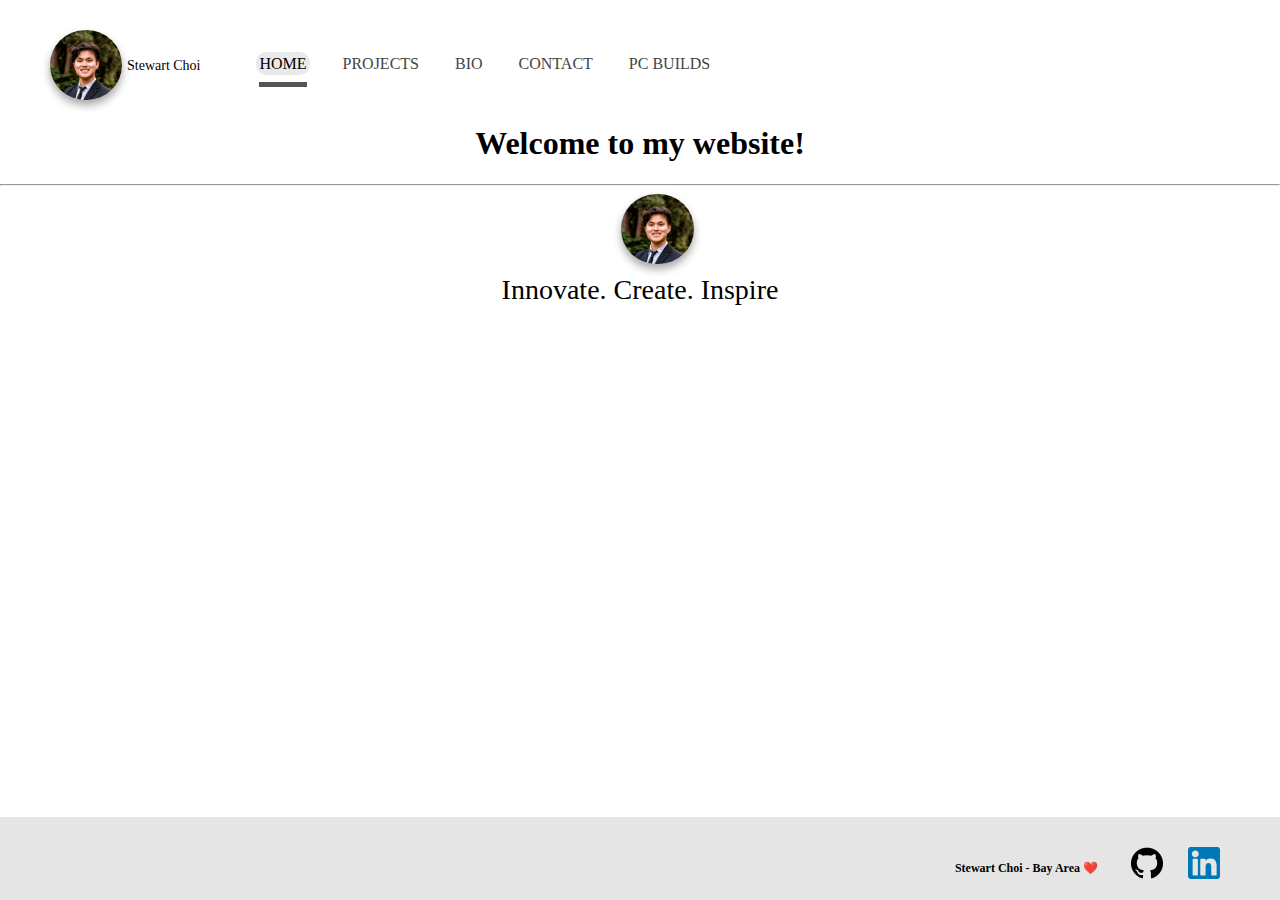
<file: index.html>
<html>
    <link rel="stylesheet" href="../css/styles.css">
    <script defer src="backend.js"></script>
<head>
    <link rel="icon" type="image/png" href="../image/GradPhoto.jpg"/>

    <title>Stewart Choi</title>
</head>
<nav class="navBar">
    <a href="./index.html" class="logoDiv"> 
        <img src="../image/GradPhoto.jpg" alt="Graduation Photo logo">
        <svg width="75" height="60" xmlns="http://www.w3.org/2000/svg">
        <g>
            <text xml:space="preserve" text-anchor="start" font-family="'Markazi Text'" font-size="14" id="svg_6" y="30" x="1" stroke-dasharray="2,2" >Stewart Choi</text>
        </g>
        </svg>        
    </a>
    <ul class="navUl">
        <li><a class="navBarElement" href="./index.html">Home</a></li>
        <li><a class="navBarElement" href="./projectpage.html">Projects</a></li>
        <li><a class="navBarElement" href="./biopage.html">Bio</a></li>
        <li><a class="navBarElement" href="./contact.html">Contact</a></li>
        <li><a class="navBarElement" href="./pcbuilds.html">PC Builds</a></li>
    </ul>
</nav>


<body>
    <header>

    </header>   
<section>
    <h1>Welcome to my website!</h1>
    <hr>

    <div class="introDiv">
        <img class="homepageImage" src="../image/GradPhoto.jpg" alt="Graduation Photo logo">
        <p class="introText">Innovate. Create. Inspire</p>

    </div>

</section>
<button onclick="topFunction()" id="topBtn" title="Go to top">⬆️</button>

<footer>
    <div class="footerDiv">
        <p class="footerText">Stewart Choi - Bay Area ❤️</p>
        <a href="https://github.com/Timberland9x" target="_blank"><img id="footerSocialIcon" src = "../image/GitHubIcon.png" alt="GitHubIcon"/></a>
        <a href="https://www.linkedin.com/in/stewartchoi/" target="_blank"><img id="footerSocialIcon"  src = "../image/LinkdinIcon.png" alt="LinkdinIcon.png"/></a>
    </div>
</footer>
</body>
</file>
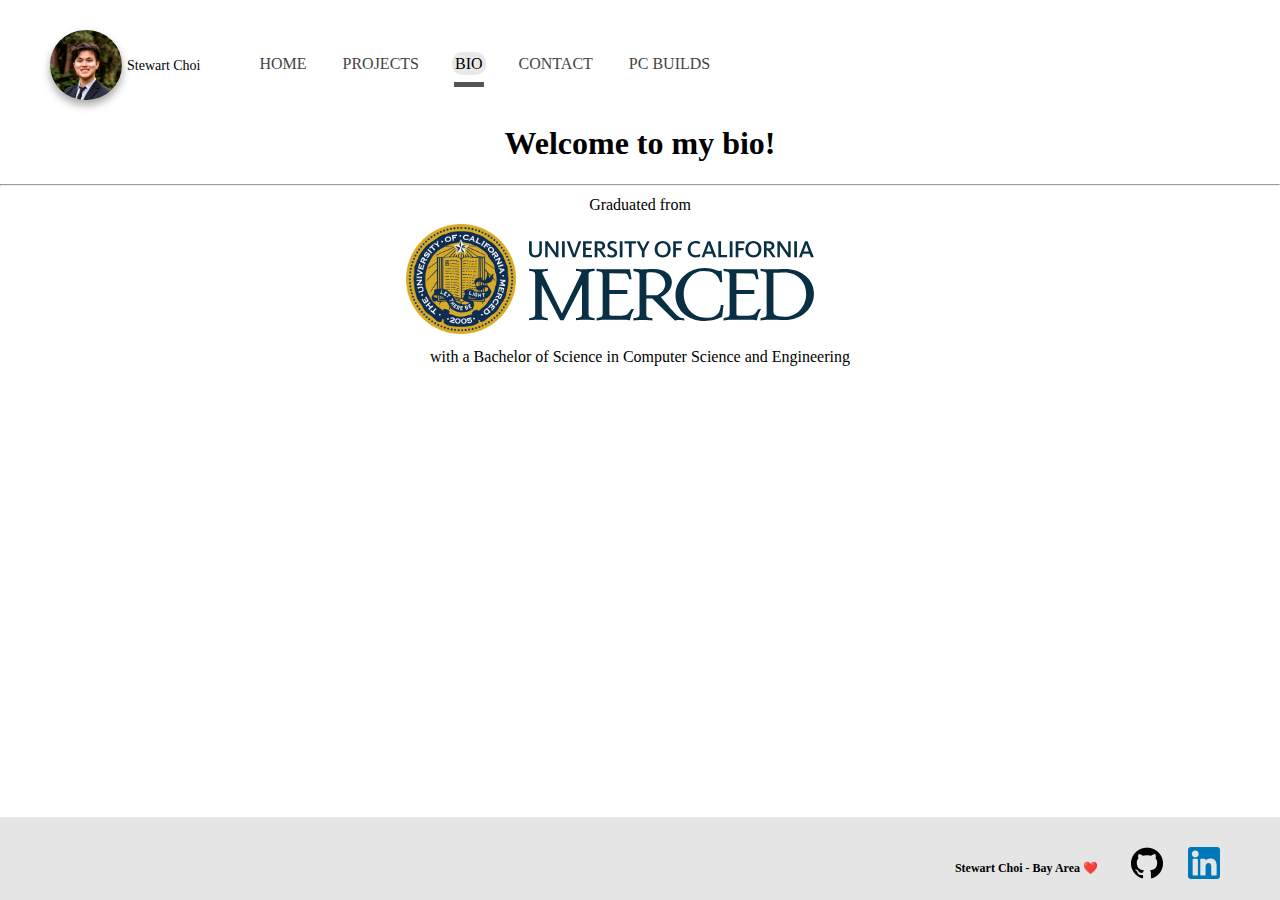
<file: biopage.html>
<html>
    <link rel="stylesheet" href="../css/styles.css">
    <script defer src="backend.js"></script>
<head>
    <link rel="icon" type="image/png" href="../image/GradPhoto.jpg"/>

    <title>Stewart Choi</title>
</head>
<nav class="navBar">
    <a href="./index.html" class="logoDiv"> 
        <img src="../image/GradPhoto.jpg" alt="Graduation Photo logo">
        <svg width="75" height="60" xmlns="http://www.w3.org/2000/svg">
        <g>
            <text xml:space="preserve" text-anchor="start" font-family="'Markazi Text'" font-size="14" id="svg_6" y="30" x="1" stroke-dasharray="2,2" >Stewart Choi</text>
        </g>
        </svg>        
    </a>
    <ul class="navUl">
        <li><a class="navBarElement" href="./index.html">Home</a></li>
        <li><a class="navBarElement" href="./projectpage.html">Projects</a></li>
        <li><a class="navBarElement" href="./biopage.html">Bio</a></li>
        <li><a class="navBarElement" href="./contact.html">Contact</a></li>
        <li><a class="navBarElement" href="./pcbuilds.html">PC Builds</a></li>
    </ul>
</nav>

<body>
    <header>

    </header>  
    <section><h1>Welcome to my bio!</h1>
        <hr>

        <p>Graduated from
        </p>
        <img id="UCM_Seal" src = "../image/UC_Merced_Seal.png" alt="UC Merced Logo"/>
        <img id="UCM_Logo"src = "../image/UC_Merced_logo.svg" alt="UC Merced Logo Text"/>
        <p>with a Bachelor of Science in 
            Computer Science and Engineering
        </p>
    </section>


    <button onclick="topFunction()" id="topBtn" title="Go to top">⬆️</button>

    <footer>
        <div class="footerDiv">
            <p class="footerText">Stewart Choi - Bay Area ❤️</p>
            <a href="https://github.com/Timberland9x" target="_blank"><img id="footerSocialIcon" src = "../image/GitHubIcon.png" alt="GitHubIcon"/></a>
            <a href="https://www.linkedin.com/in/stewartchoi/" target="_blank"><img id="footerSocialIcon"  src = "../image/LinkdinIcon.png" alt="LinkdinIcon.png"/></a>
        </div>
    </footer>
</body>
</file>
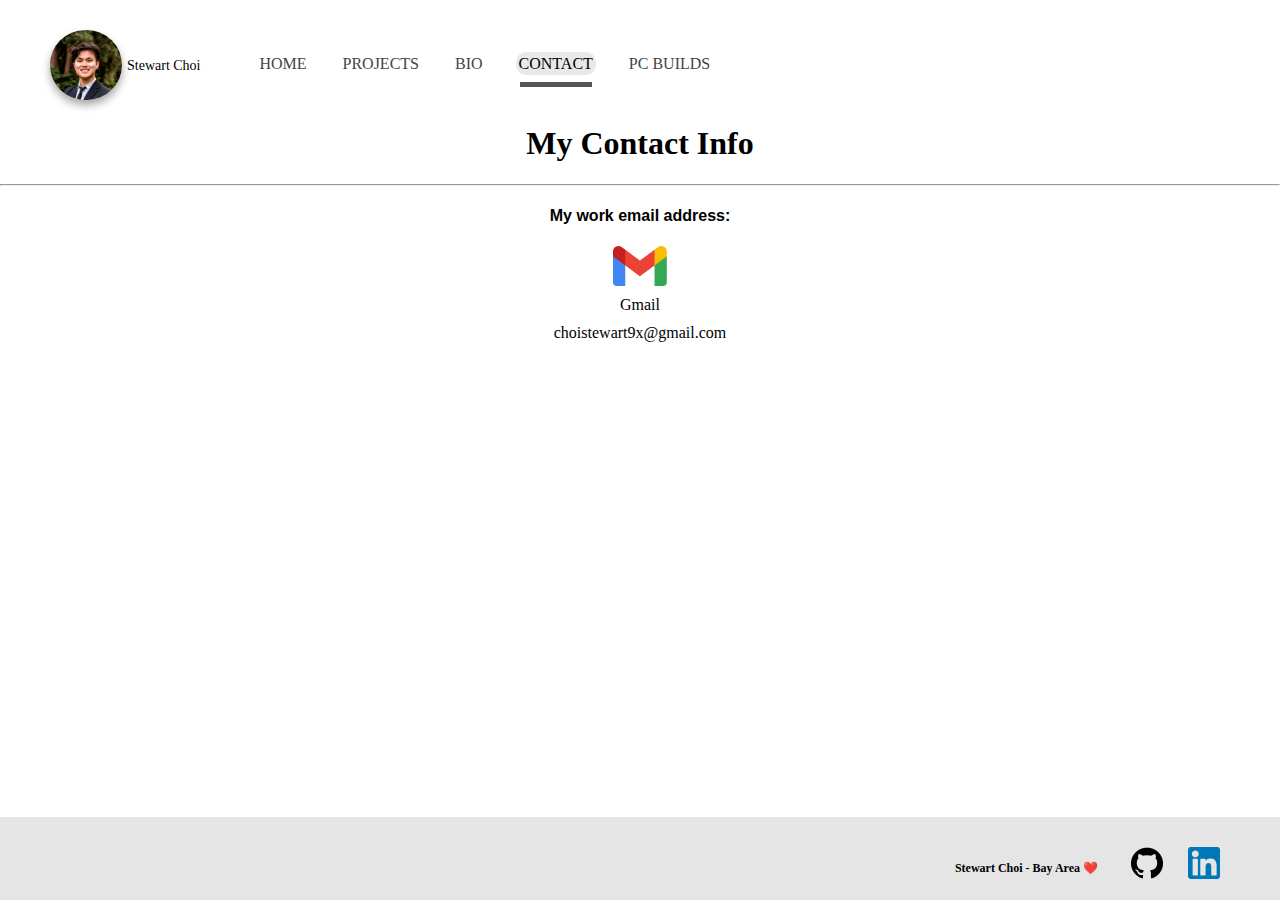
<file: contact.html>
<html>
    <link rel="stylesheet" href="../css/styles.css">
    <script defer src="backend.js"></script>
<head>
    <link rel="icon" type="image/png" href="../image/GradPhoto.jpg"/>

    <title>Stewart Choi</title>
</head>
<nav class="navBar">
    <a href="./index.html" class="logoDiv"> 
        <img src="../image/GradPhoto.jpg" alt="Graduation Photo logo">
        <svg width="75" height="60" xmlns="http://www.w3.org/2000/svg">
        <g>
            <text xml:space="preserve" text-anchor="start" font-family="'Markazi Text'" font-size="14" id="svg_6" y="30" x="1" stroke-dasharray="2,2" >Stewart Choi</text>
        </g>
        </svg>        
    </a>
    <ul class="navUl">
        <li><a class="navBarElement" href="./index.html">Home</a></li>
        <li><a class="navBarElement" href="./projectpage.html">Projects</a></li>
        <li><a class="navBarElement" href="./biopage.html">Bio</a></li>
        <li><a class="navBarElement" href="./contact.html">Contact</a></li>
        <li><a class="navBarElement" href="./pcbuilds.html">PC Builds</a></li>
    </ul>
</nav>   

<body>
    <header>

    </header>  

    <section><h1>My Contact Info</h1>
<hr>
        <h4>My work email address: </h4>
    <div class="gmailDiv">
        <img id="Gmail_Logo"src = "../image/Gmail_Logo.png" alt="Gmail Logo"/>
        <p>Gmail</p>
    </div>

        <p>choistewart9x@gmail.com</p>
</section>
<button onclick="topFunction()" id="topBtn" title="Go to top">⬆️</button>

    <footer>
        <div class="footerDiv">
            <p class="footerText">Stewart Choi - Bay Area ❤️</p>
            <a href="https://github.com/Timberland9x" target="_blank"><img id="footerSocialIcon" src = "../image/GitHubIcon.png" alt="GitHubIcon"/></a>
            <a href="https://www.linkedin.com/in/stewartchoi/" target="_blank"><img id="footerSocialIcon"  src = "../image/LinkdinIcon.png" alt="LinkdinIcon.png"/></a>
        </div>
    </footer>
</body>
</file>
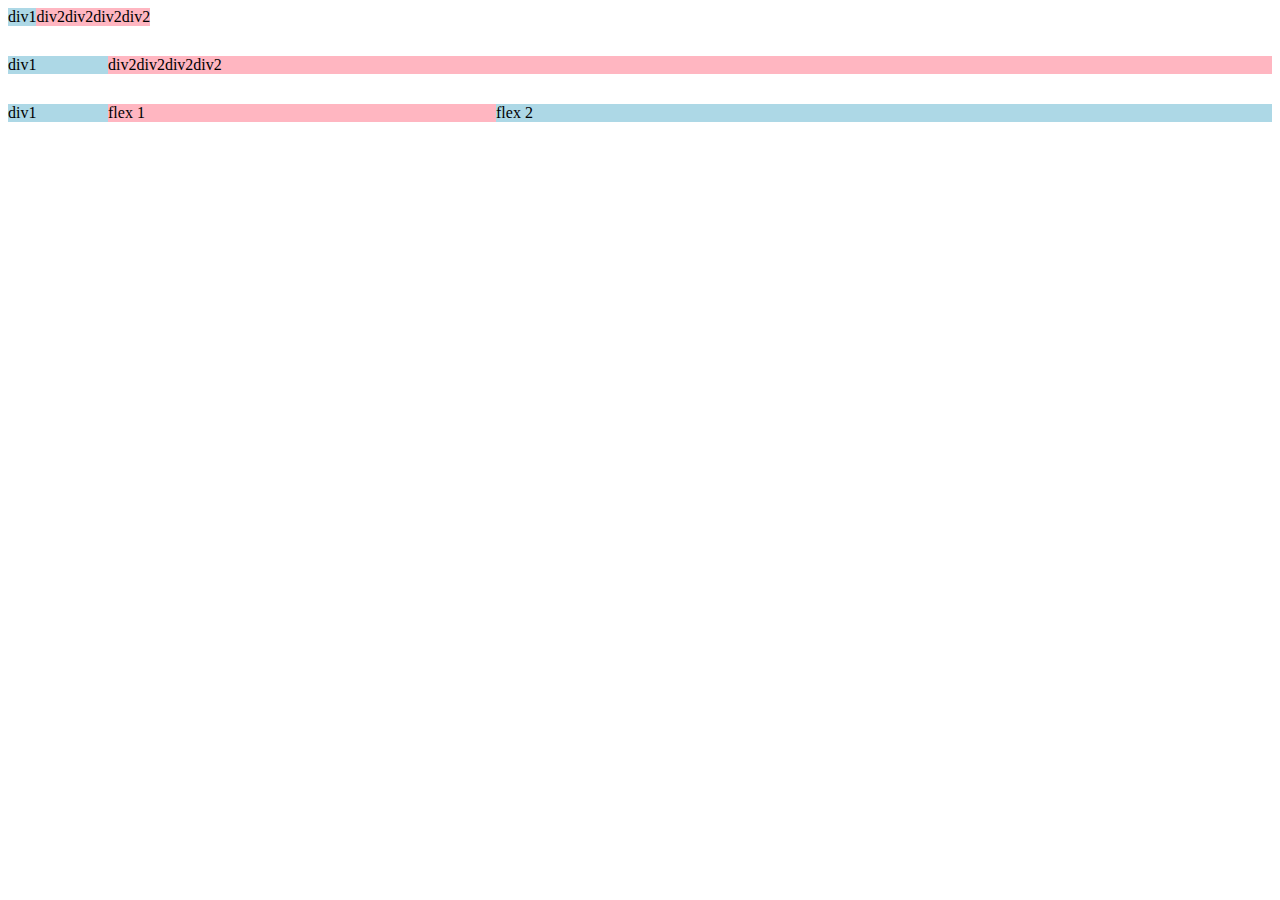
<file: practice.html>
<!DOCTYPE html>

<html>

<head>
    <body>
        <div style=
        "display: flex;
        flex-direction:row;
        ">
            <div style="background-color: lightblue;">div1</div>
            <div style="background-color: lightpink;">div2div2div2div2</div>
        </div>

        <div style=
        "
        margin-top: 30px;
        display: flex;
        flex-direction:row;
        ">
            <div style="background-color: lightblue;
            width: 100px">div1</div>
            <div style="background-color: lightpink;
            flex: 1">div2div2div2div2</div>
        </div>
        
        <div style=
        
        "        margin-top: 30px;
        display: flex;
        flex-direction:row;
        ">
            <div style="background-color: lightblue;
            width: 100px">div1</div>
            <div style="background-color: lightpink;
            flex: 1">flex 1</div>
            <div style="background-color: lightblue;
            flex: 2">flex 2</div>
        </div>

    </body>
</head>
</html>
</file>
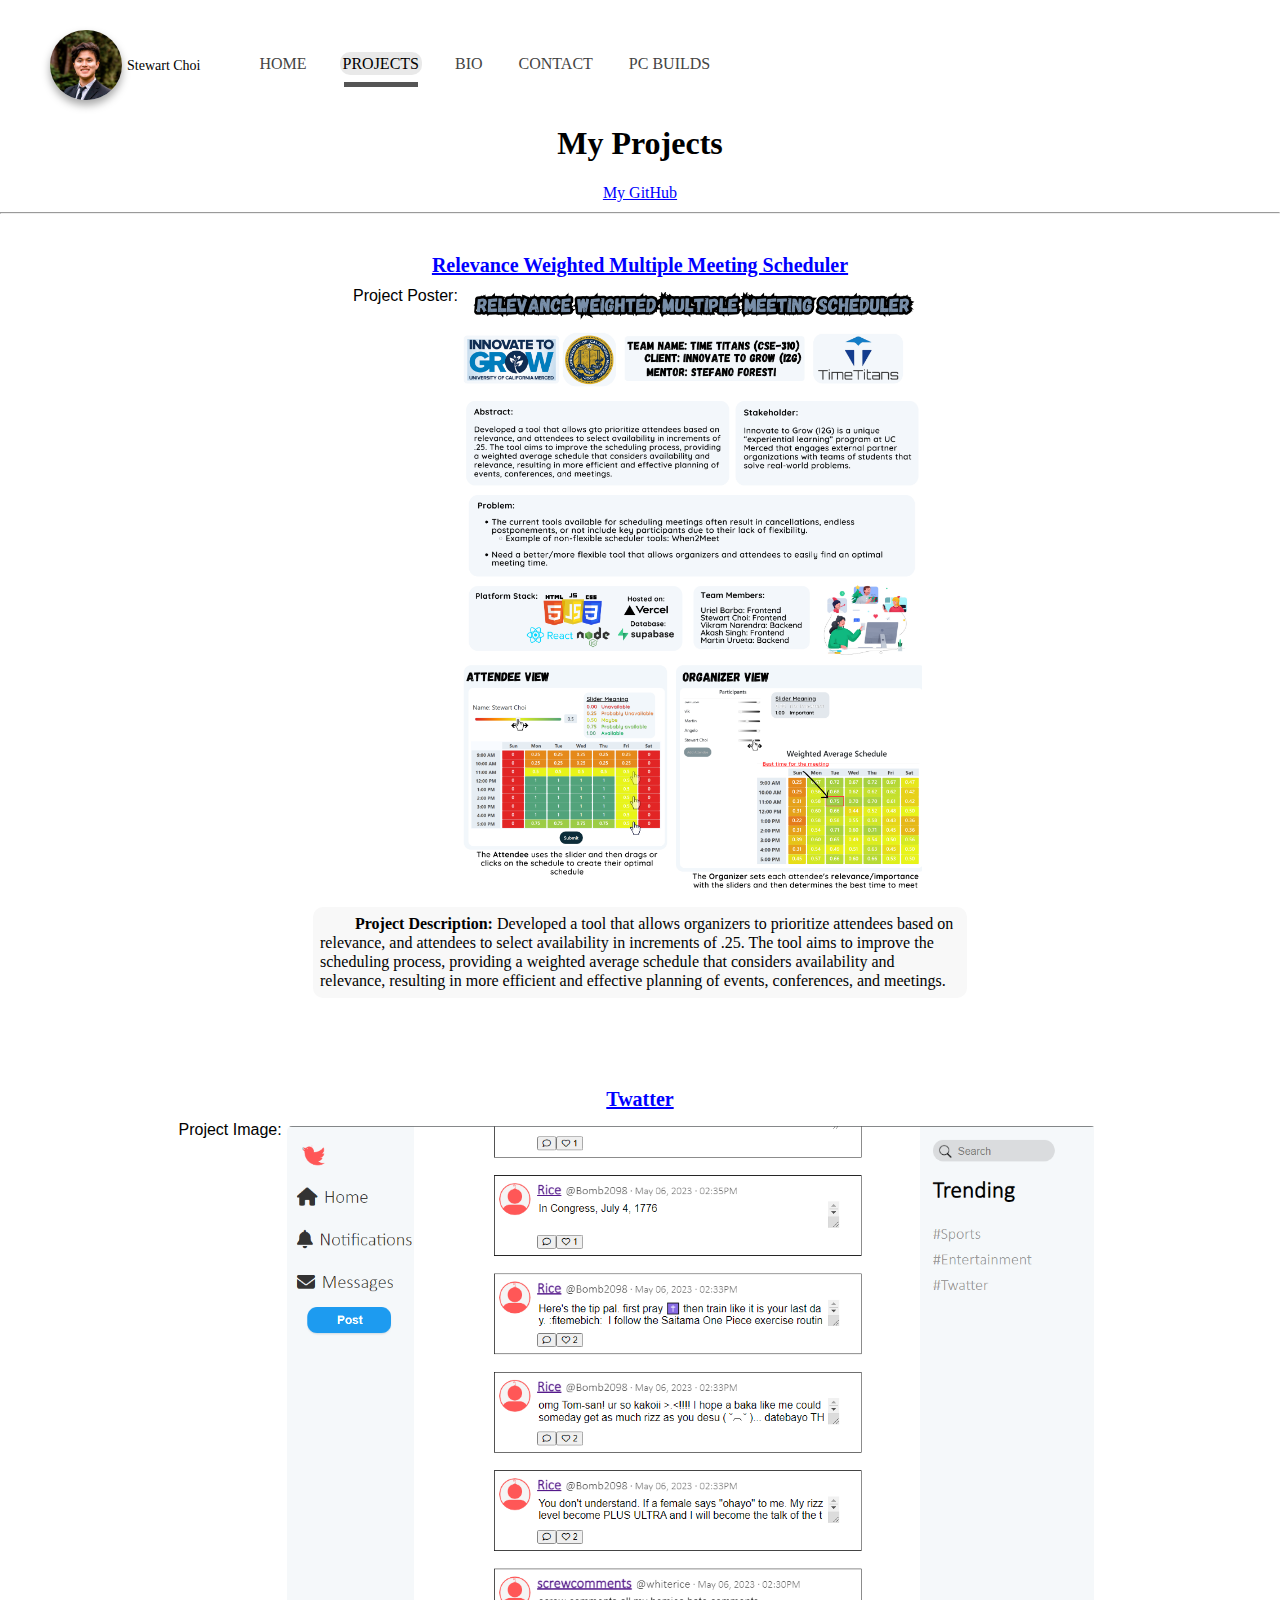
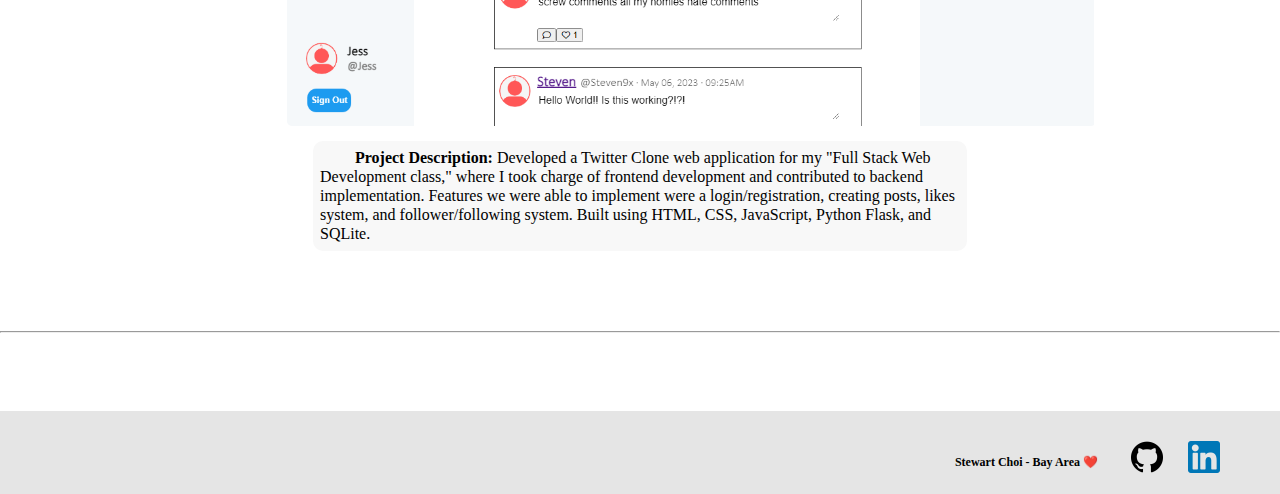
<file: projectpage.html>
<html>
    <link rel="stylesheet" href="../css/styles.css">
    <script defer src="backend.js"></script>
<head>
    <link rel="icon" type="image/png" href="../image/GradPhoto.jpg"/>

    <title>Stewart Choi</title>
</head>
<nav class="navBar">
    <a href="./index.html" class="logoDiv"> 
        <img src="../image/GradPhoto.jpg" alt="Graduation Photo logo">
        <svg width="75" height="60" xmlns="http://www.w3.org/2000/svg">
        <g>
            <text xml:space="preserve" text-anchor="start" font-family="'Markazi Text'" font-size="14" id="svg_6" y="30" x="1" stroke-dasharray="2,2" >Stewart Choi</text>
        </g>
        </svg>        
    </a>
    <ul class="navUl">
        <li><a class="navBarElement" href="./index.html">Home</a></li>
        <li><a class="navBarElement" href="./projectpage.html">Projects</a></li>
        <li><a class="navBarElement" href="./biopage.html">Bio</a></li>
        <li><a class="navBarElement" href="./contact.html">Contact</a></li>
        <li><a class="navBarElement" href="./pcbuilds.html">PC Builds</a></li>
    </ul>
</nav>

<body>
    <header>

    </header>  

    <section>
        <h1>My Projects</h1>

        <p><a class="links" href="https://github.com/Timberland9x">My GitHub</a></p>
        <hr>


        <div class="projectContainer">
           
            <div class ="projectTitle"> <p> <a class="links" href="https://cse310.vercel.app/">Relevance Weighted Multiple Meeting Scheduler</a></p></div>
            <div class="projectImage">Project Poster:<img src="../image/Projects/2023-01-Spring-CSE-Team310-poster.png" alt="Relevance Weighted Multiple Meeting Scheduler Poster">
            </div>
            <div class ="projectText"> <b>Project Description:</b> Developed a tool that allows organizers to prioritize attendees based on relevance, and attendees to select availability in increments of .25. The tool aims to improve the scheduling process, providing a weighted average schedule that considers availability and relevance, resulting in more efficient and effective planning of events, conferences, and meetings.</div>
            
        </div>

        <div class="projectContainer">
            <div class ="projectTitle"> <p> <a class="links" href="http://timberland9x.pythonanywhere.com/">Twatter</a></p></div>

            <div class="projectImage">Project Image: <img src="../image/Projects/TwatterImage.png" alt="Twatter Homepage Image">
            </div>
            <div class ="projectText"> <b>Project Description:</b> Developed a Twitter Clone web application for my "Full Stack Web Development class," where I took charge
                of frontend development and contributed to backend implementation. Features we were able to implement were a login/registration, creating posts, likes
                system, and follower/following system. Built using HTML, CSS, JavaScript, Python Flask, and SQLite.</div>
            


        </div>

        



        <hr>

    </section>

    <button onclick="topFunction()" id="topBtn" title="Go to top">⬆️</button>
    <footer>
        <div class="footerDiv">
            <p class="footerText">Stewart Choi - Bay Area ❤️</p>
            <a href="https://github.com/Timberland9x" target="_blank"><img id="footerSocialIcon" src = "../image/GitHubIcon.png" alt="GitHubIcon"/></a>
            <a href="https://www.linkedin.com/in/stewartchoi/" target="_blank"><img id="footerSocialIcon"  src = "../image/LinkdinIcon.png" alt="LinkdinIcon.png"/></a>
        </div>
    </footer>
</body>
</file>
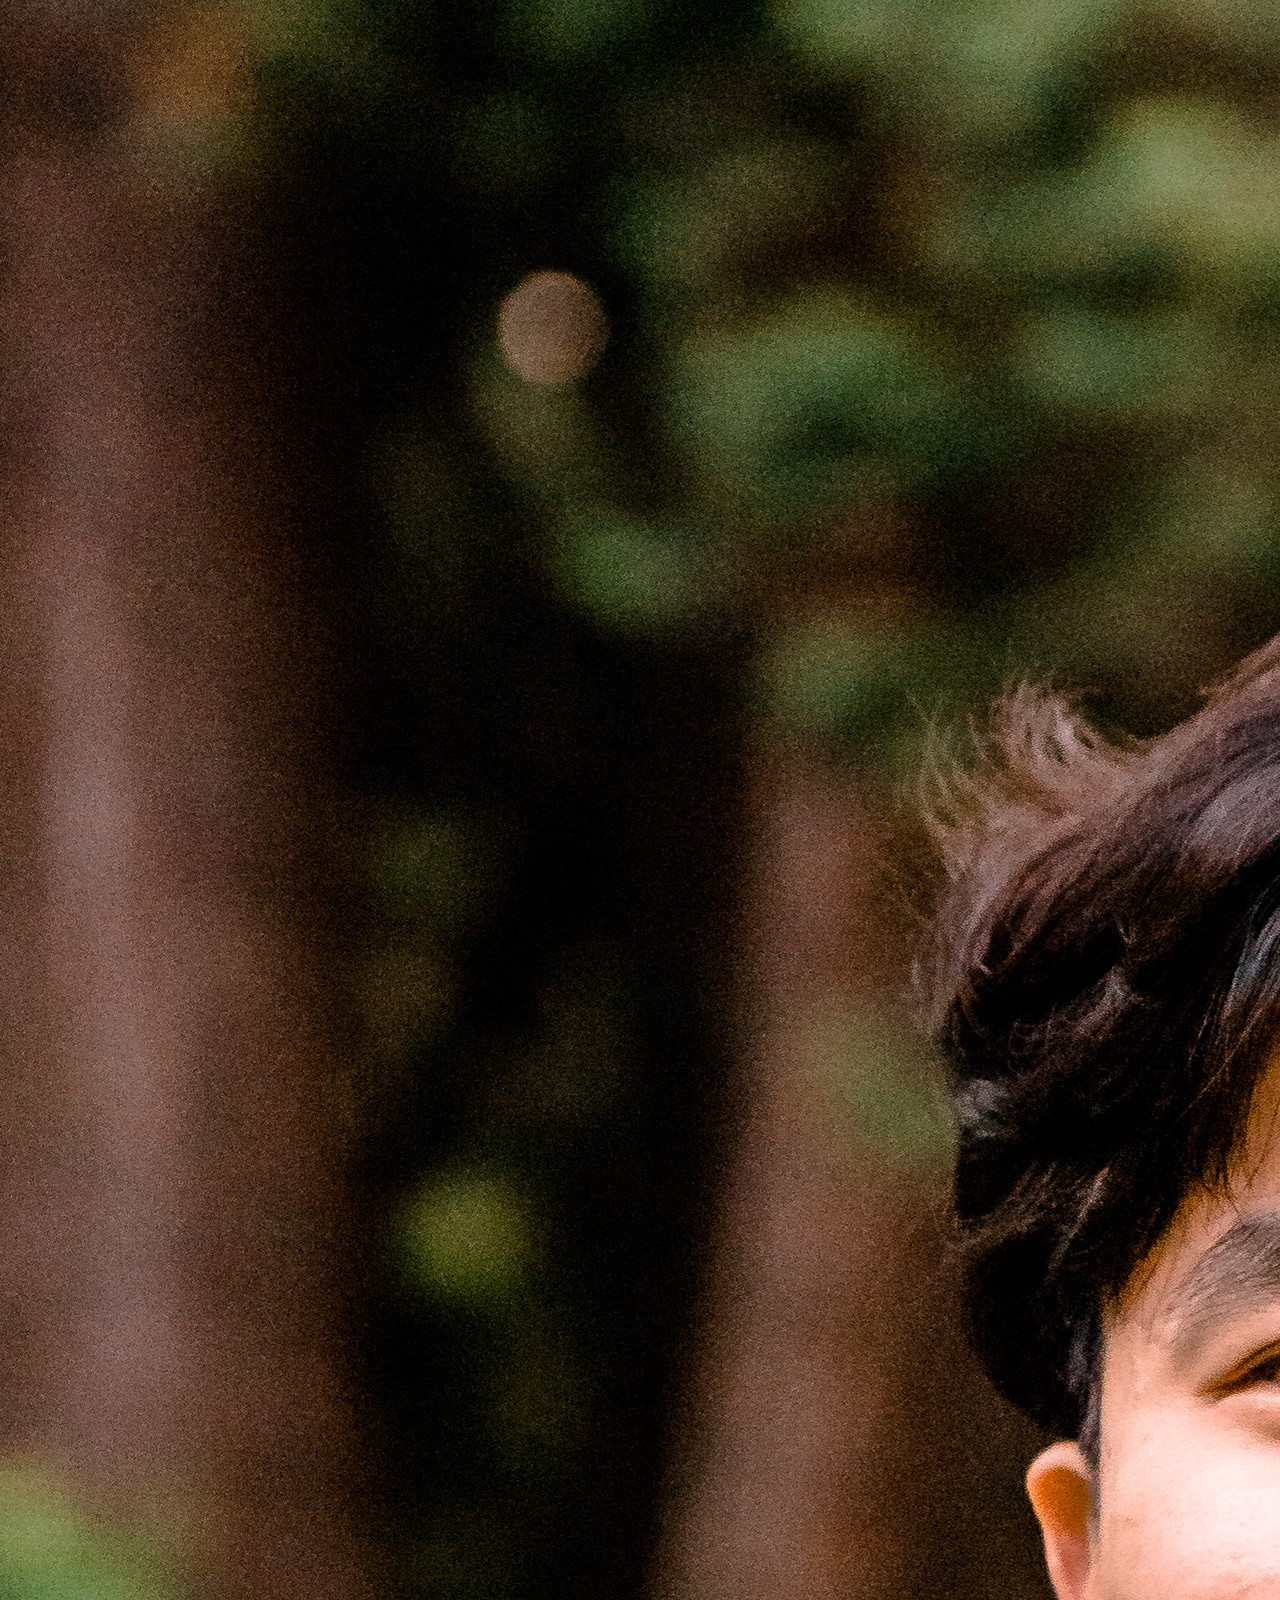
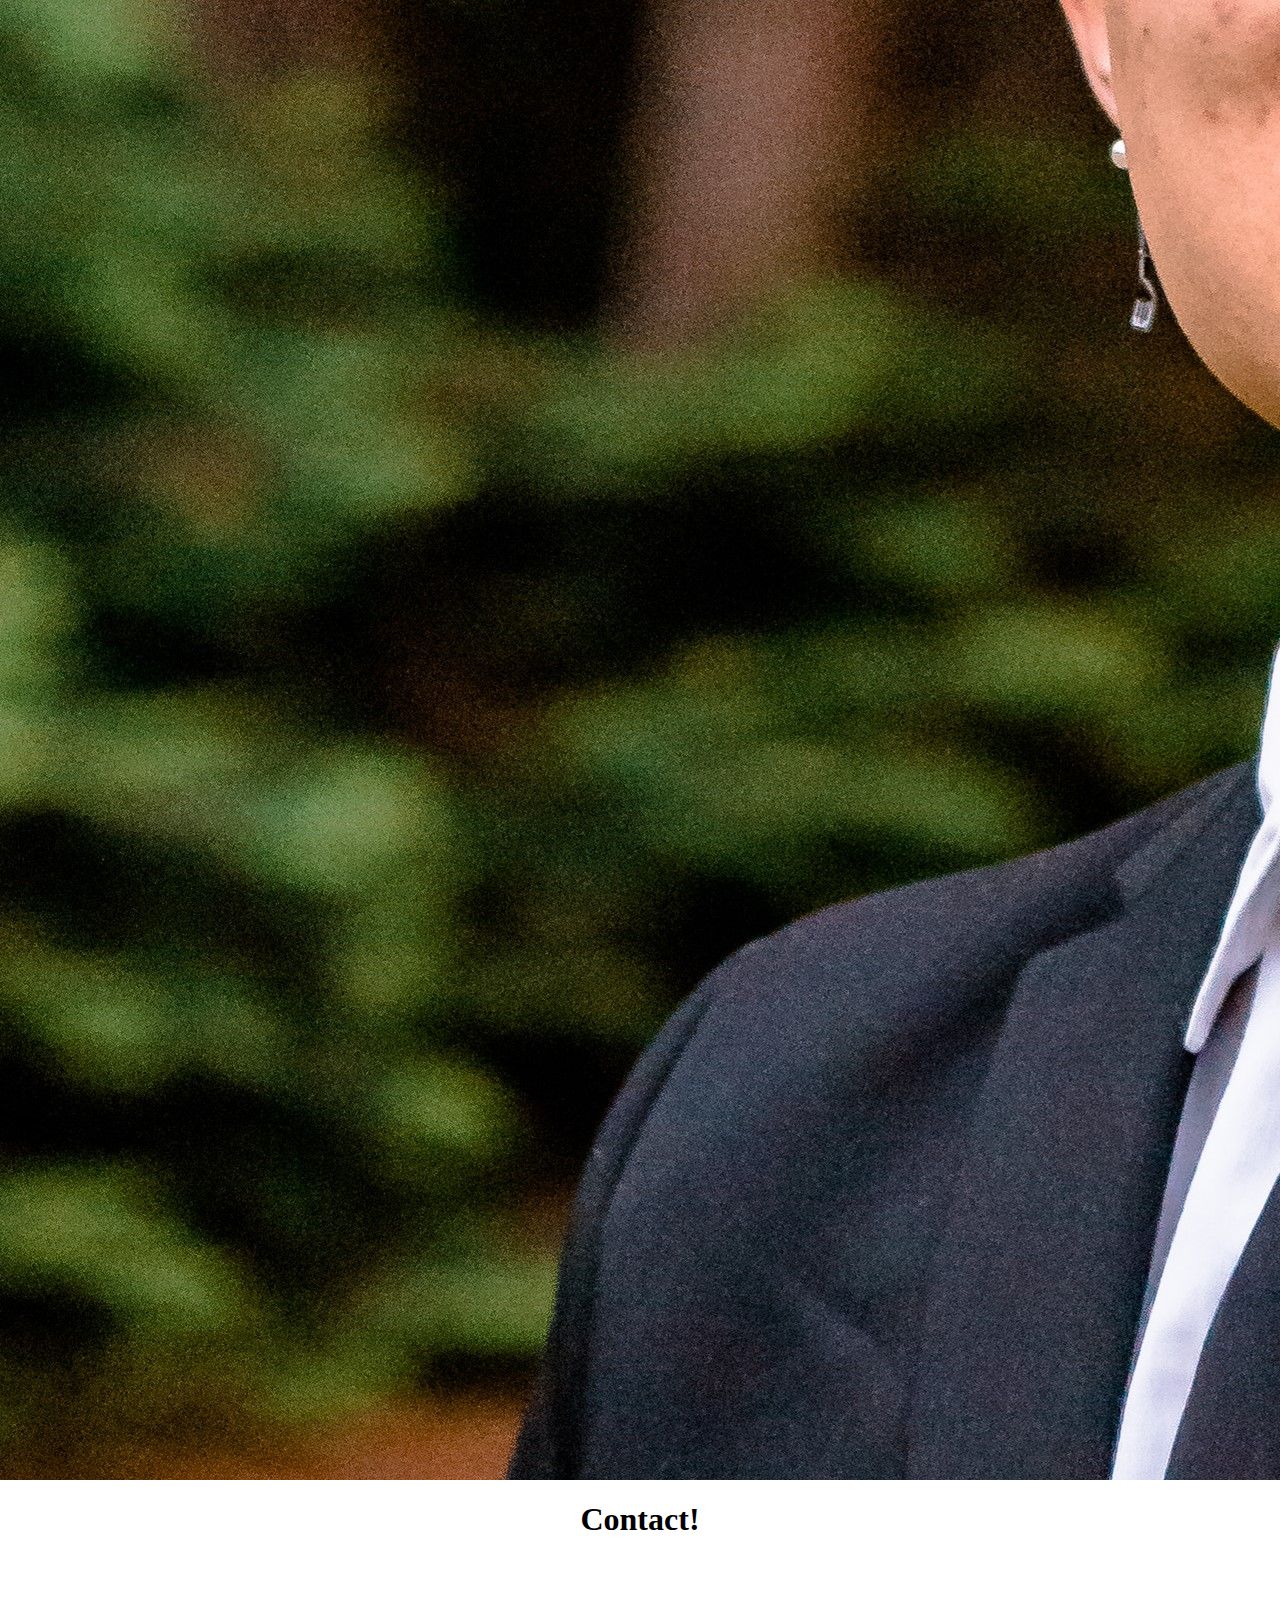
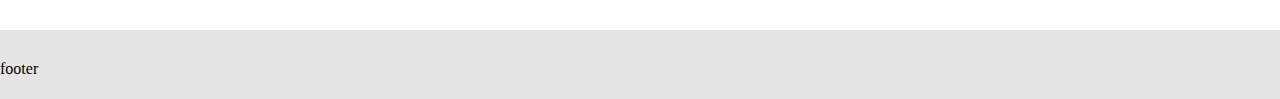
<file: pages/contact.html>
<html>

<head>
    <link rel="stylesheet" href="../css/styles.css">
</head>
<header>
    <nav class="navBar">
        <div class="logo"><a href="./homepage.html"> <img class="logoImage" src="../image/GradPhoto.jpg" alt="Graduation Photo logo"></a></div>
        <ul class="navUl">
            <li><a href="./homepage.html">Home</a></li>
            <li><a href="./projectpage.html">Projects</a></li>
            <li><a href="./biopage.html">Bio</a></li>
            <li><a href="./contact.html">Contact</a></li>
        </ul>
    </nav>
</header>

<body>
   

    <section><h1>Contact!</h1>
    </body></section>

<footer>
    footer
</footer>
</file>
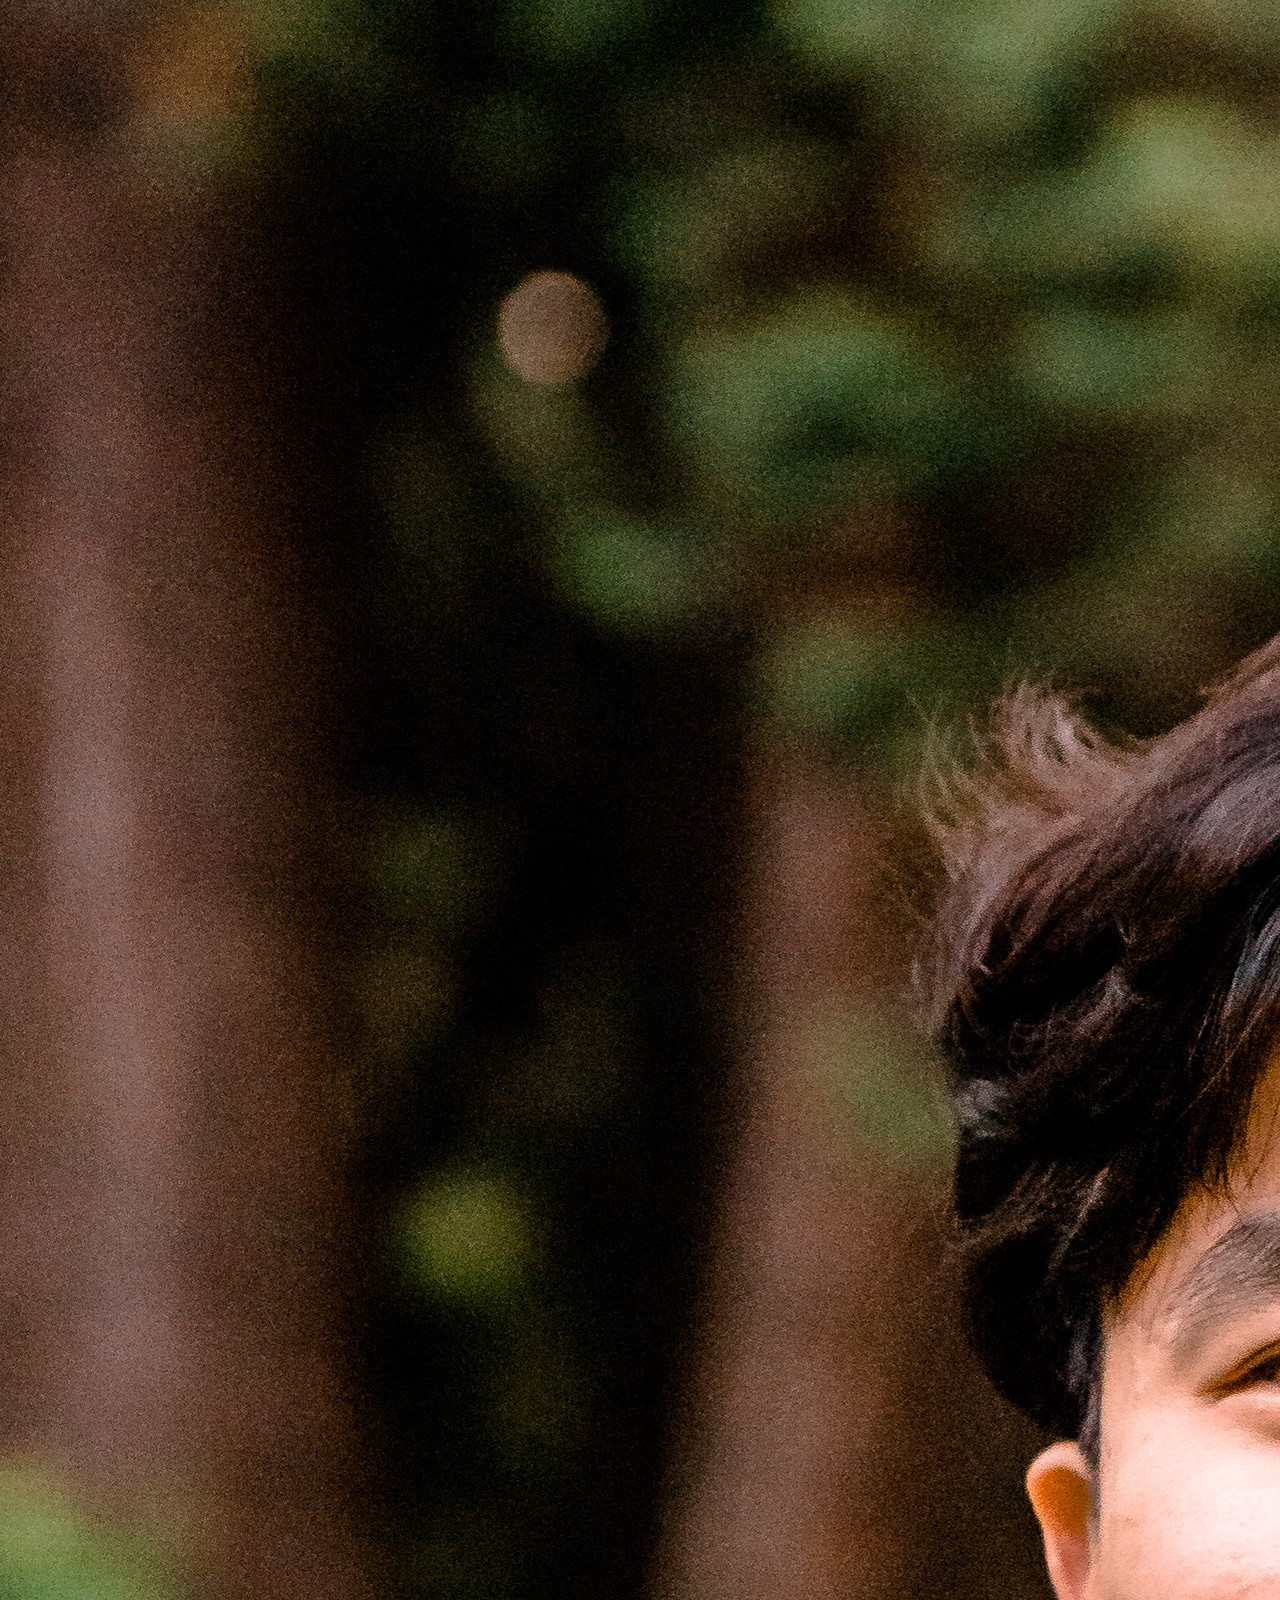
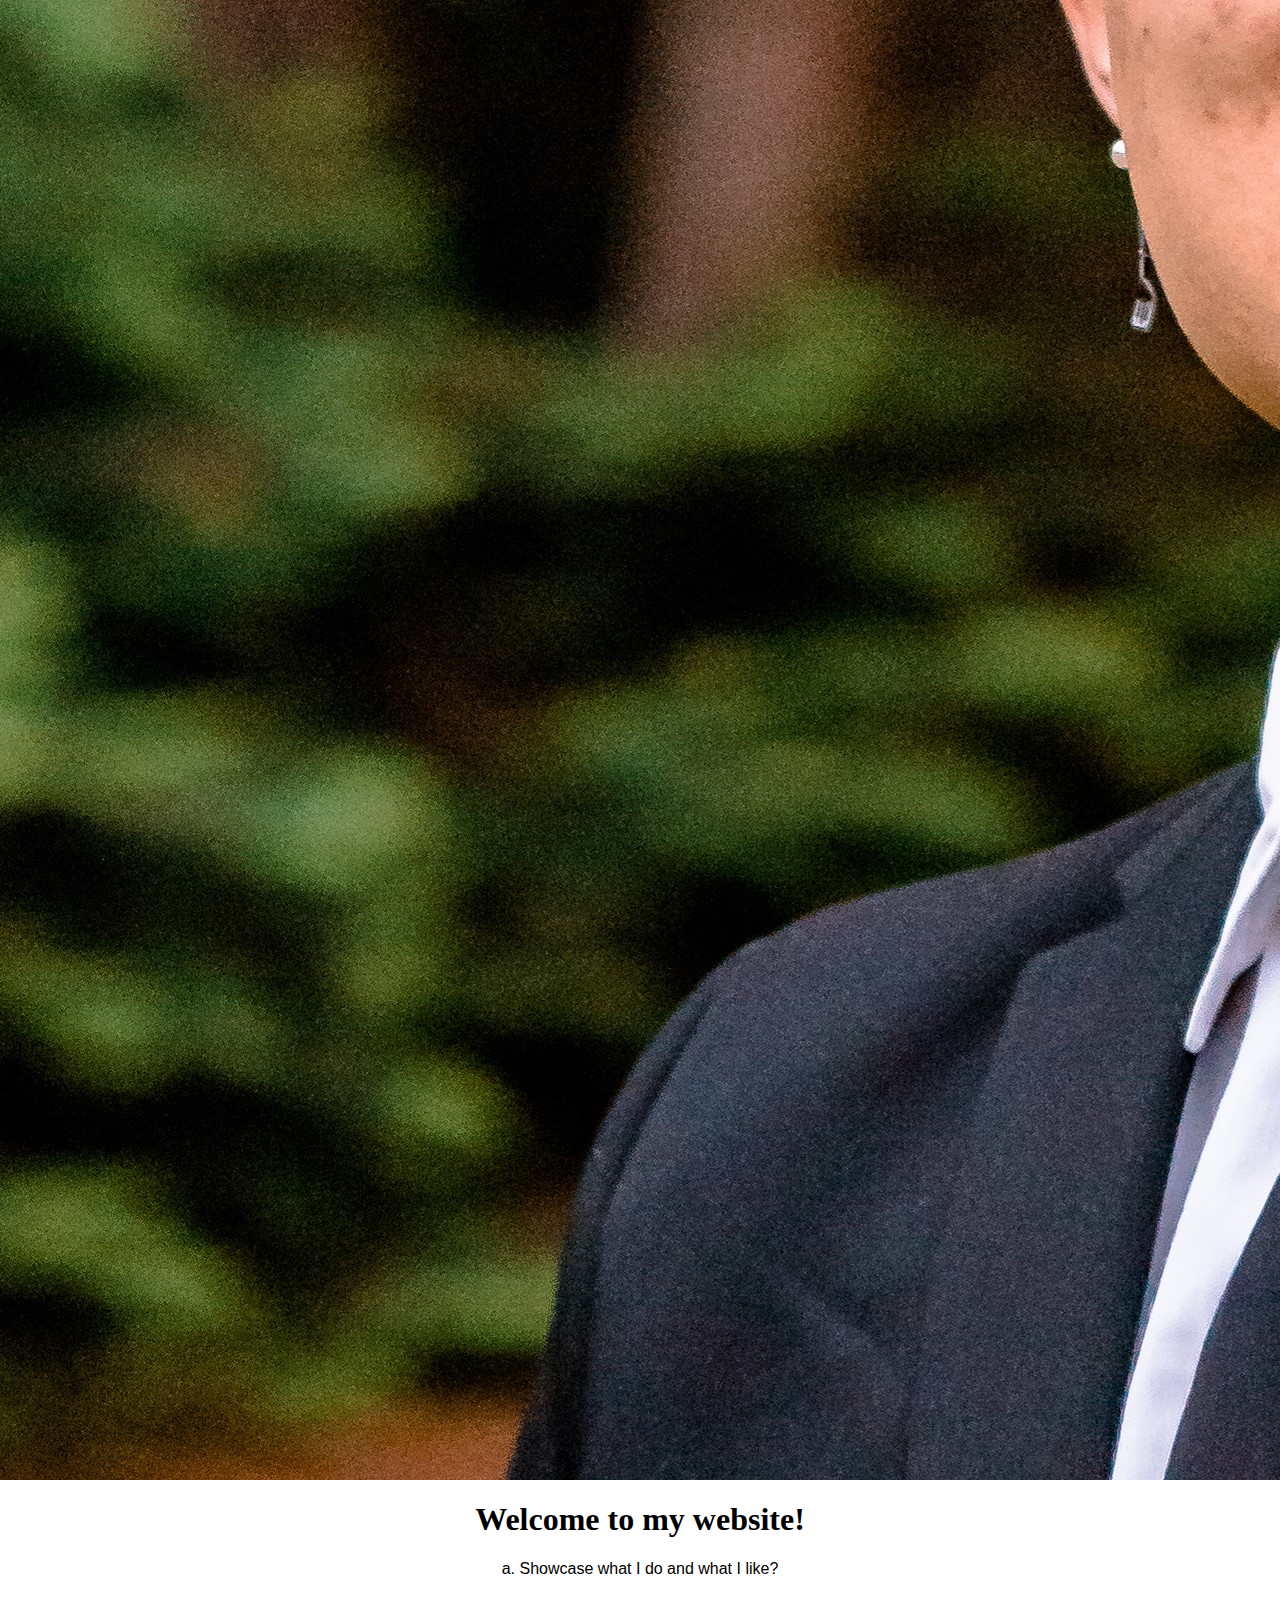
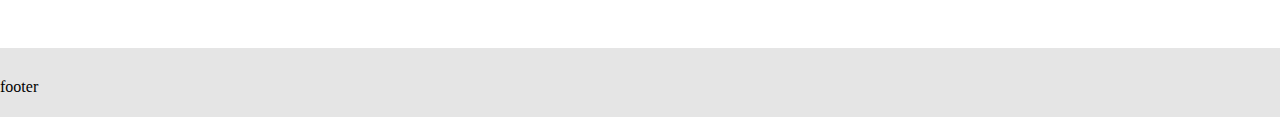
<file: pages/homepage.html>
<html>

<head>
    <link rel="stylesheet" href="../css/styles.css">
</head>
<header>
    <nav class="navBar">
        <div class="logo"><a href="./homepage.html"> <img class="logoImage" src="../image/GradPhoto.jpg" alt="Graduation Photo logo"></a></div>
        <ul class="navUl">
            <li><a href="./homepage.html">Home</a></li>
            <li><a onclick="project()" href="./projectpage.html">Projects</a></li>
            <li><a href="./biopage.html">Bio</a></li>
            <li><a href="./contact.html">Contact</a></li>
        </ul>
    </nav>
</header>

<body>
<section>
    <h1>Welcome to my website!</h1>
    a. Showcase what I do and what I like?

</section>
</body>

<footer>
    footer
</footer>
</file>
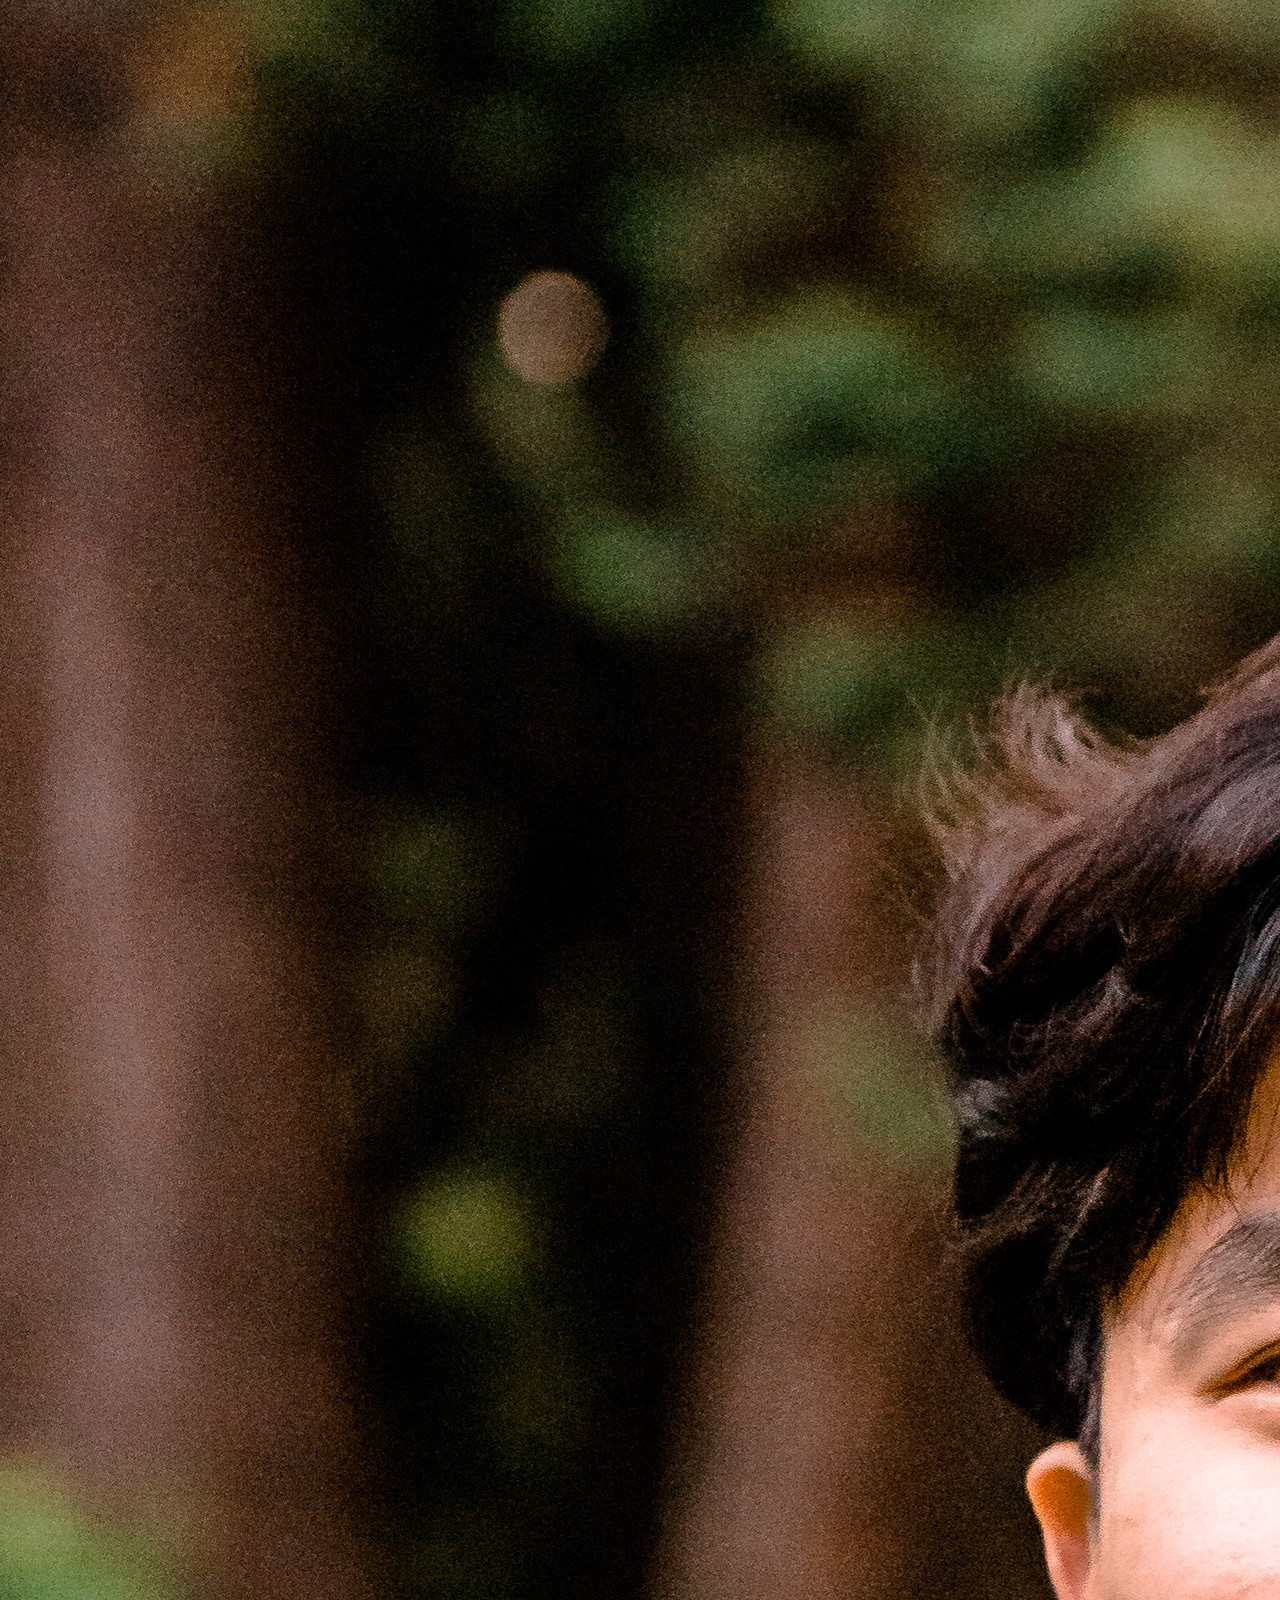
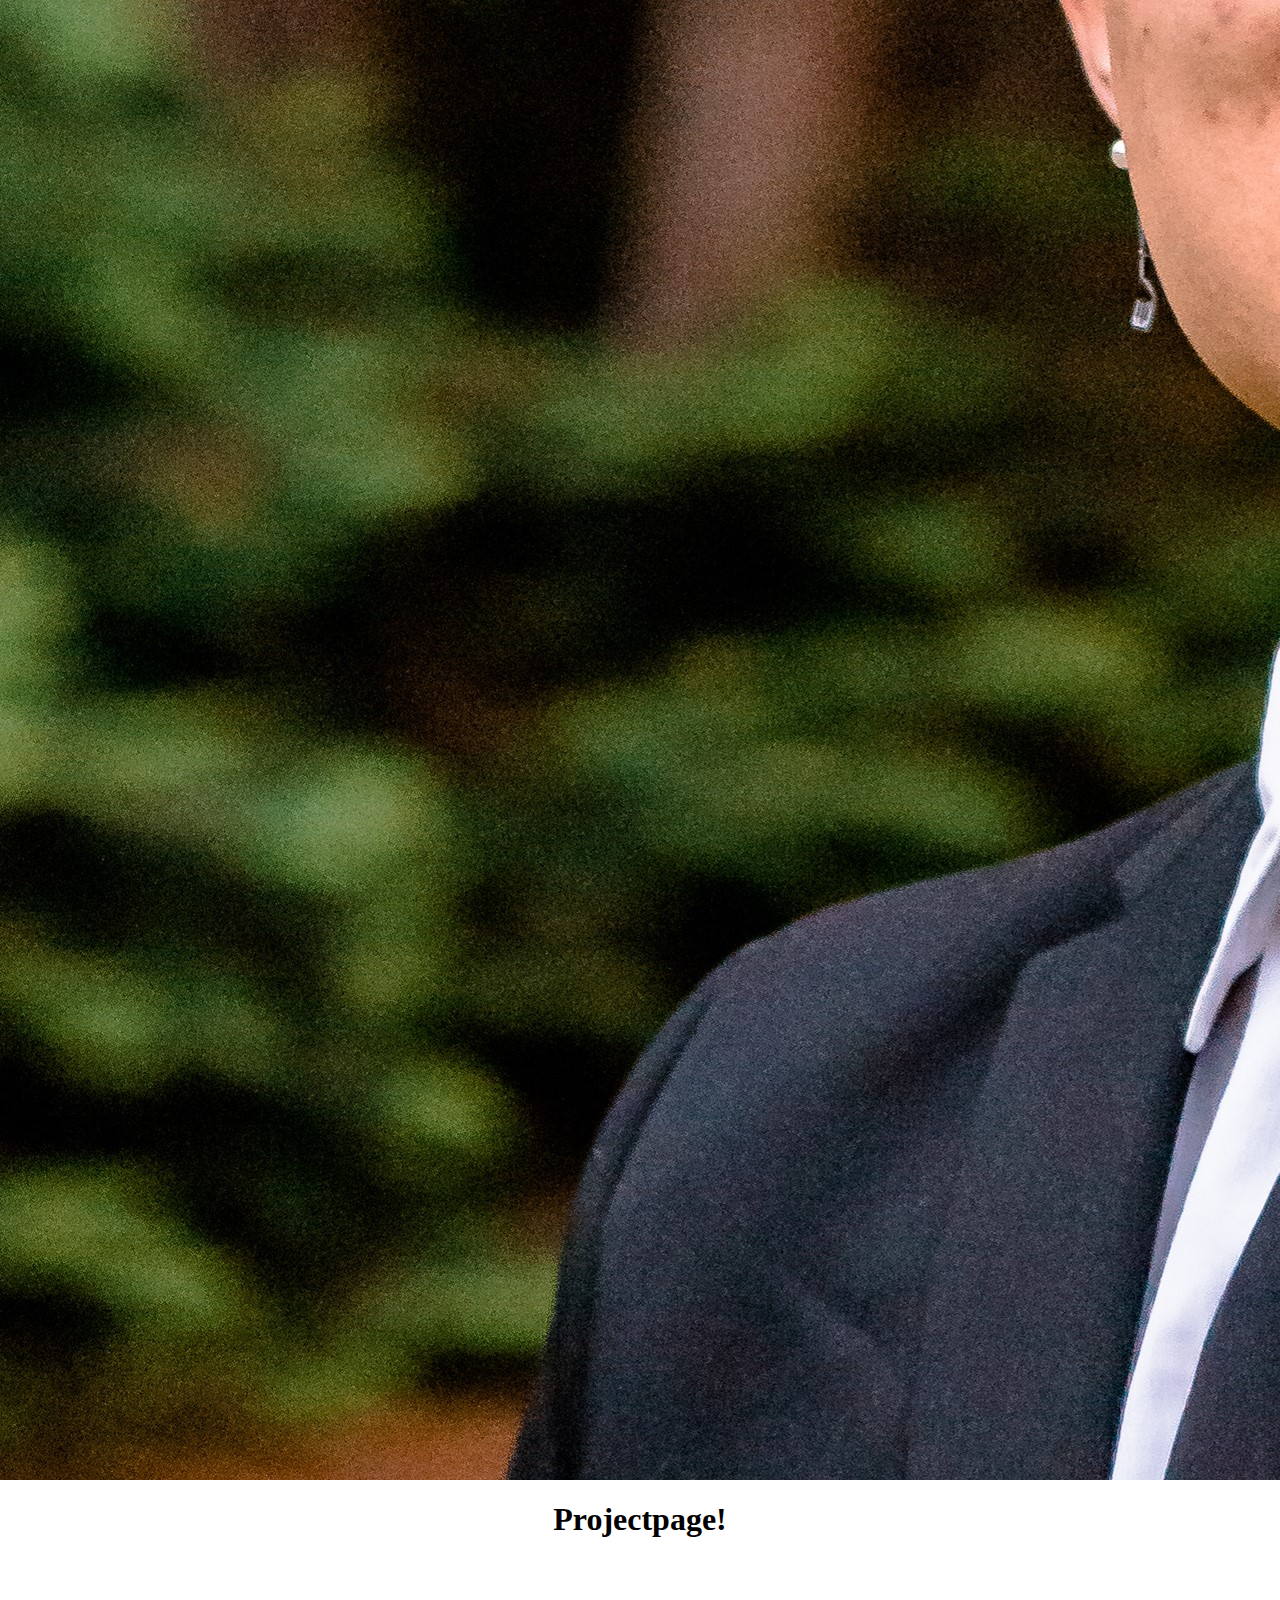
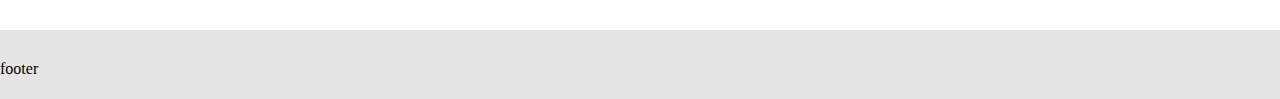
<file: pages/projectpage.html>
<html>

<head>
    <link rel="stylesheet" href="../css/styles.css">
</head>
<header>
    <nav class="navBar">
        <div class="logo"><a href="./homepage.html"> <img class="logoImage" src="../image/GradPhoto.jpg" alt="Graduation Photo logo"></a></div>
        <ul class="navUl">
            <li><a href="./homepage.html">Home</a></li>
            <li><a href="./projectpage.html">Projects</a></li>
            <li><a href="./biopage.html">Bio</a></li>
            <li><a href="./contact.html">Contact</a></li>
        </ul>
    </nav>
</header>

<body>
   

    <section><h1>Projectpage!</h1>
    </body></section>

<footer>
    footer
</footer>
</file>
<file: css/styles.css>
body {
    /* background-color: #121212; */
    padding: 0;
    margin: 0;
    font-family: Verdana;
    height: 100%;
    display: flex;
    flex-direction: column;
}
h1 {
    text-align: center;
    font-family: Verdana;
    color: rgb(0, 0, 0);
}
header{
    display: inline-block;
}
.navBar{
    /* position: fixed; */
    display: flex;
    margin: 0;
    padding: 0;
    /* border: 2px dashed #f69c55; */
 }

.logoDiv{
    margin-top: 30px;
    margin-left: 50px;
    padding: 0;
}
.logoDiv img{
    padding: 0;
    border-radius: 50px;
    height: 70px;
    box-shadow: rgba(0, 0, 0, 0.35) 0px 5px 9px;
}

.logoDiv img:hover{
    box-shadow: rgba(0, 0, 0, 0.35) 0px 5px 17px;
}
.navUl{
    display: flex;
    padding: 0;
    margin: 0;
    margin-left: 40px;
    margin-top: 40px;

}
.navUl li{
    justify-content: space-between;
    list-style-type: none;
    margin-left: 0;
    /* padding: 10px; */
    margin: 15px;
    /* border: 2px dashed #f69c55; */
    position: relative;
    white-space: nowrap;

}
.navBarElement{
    padding: 3px;
    color:#444;
    transition: all ease-in-out 250ms;
    text-transform: uppercase;
    white-space: nowrap;
    
}
.active, .navBarElement:hover{
    background-color: rgba(95, 95, 95, 0.137);
    /* box-shadow: rgba(0, 0, 0, 0.35) 0px 5px 17px; */
    border-radius: 10px;
    color:#000;
}

.navBarElement::before{
content: '';
display: block;
height: 5px;
background-color: #202020c2;
position: absolute;
top: 80%;
left:5%;
width: 0%;

transition: all ease-in-out 250ms;
}
.active::before, .navBarElement:hover::before{
    width: 90%;
}


a{
    list-style-type: none;
    text-decoration: none;
    color: rgb(0, 0, 0);
    /* background-color: aqua; */
}

section{
    flex: 1 0 auto;
    text-align: center;
    font-family: Sans-serif;
    color: rgb(0, 0, 0);
    margin-bottom: 50px;
}

#topBtn{
    display: none; /* Hidden by default */
    position: fixed; /* Fixed/sticky position */
    border-radius: 200px;
    bottom: 100px;
    right: 80px;
    z-index: 99; /* Make sure it does not overlap */
    border: none; /* Remove borders */
    outline: none; /* Remove outline */
    background-color: rgba(70, 70, 70, 0.805); /* Set a background color */
    color: white; /* Text color */
    cursor: pointer; /* Add a mouse pointer on hover */
    padding: 10px;
    font-size: 18px; /* Increase font size */

}

#topBtn:hover{
    background-color: #555; /* Add a dark-grey background on hover */

}


footer{
    padding: 0 0 0 0;
    flex-shrink: 0;

}


#UCM_Seal{
height: 110px;
margin-right: 9px;
margin-left: -60px;
}

#UCM_Logo{
    height: 80px;
    margin-bottom: 13px;
    }
    
.gmailDiv{
    display: flexbox;
    
}
#Gmail_Logo{
    height: 40px;
    padding: 0 0 0 0;
    
}

.homepageImage{
    margin-left: 35px;
    border-radius: 50px;
    height: 70px;
    box-shadow: rgba(0, 0, 0, 0.35) 0px 5px 9px;
}

.introDiv{

}

.introText{
 font-family: Verdana;
 font-size: 28px;
}

.projectContainer{
    margin-top: 30px;
    margin-bottom: 80px;
    display: flex;
    flex-direction: column;
    flex-wrap: nowrap;
    align-items: center;
}
.projectImage{
    display: flex;
    flex-direction: row;
    justify-content: center;
    margin-bottom: 10px;
}
.projectImage img {
    height: 600px;
    border-radius: 10px;
    padding: 5px;
    margin: 0 0 0 0;
    transition: 180ms transform ease-in-out;

}

.projectImage img:hover {
    transform: scale(1.025);

}
.projectTitle{
    font-size: 20;
    margin: 0 0 0 0;
    padding: 0 0 0 0;
    font-weight: bold;
    text-decoration: none;

}
.projectText{
    margin: 0 0 0 0;
    padding: 7px;
    width: 50%;    
    text-align: left;
    text-indent: 35px;
    line-height: 1.2;
    /* letter-spacing: 1px; */
    font-family: Verdana;
    overflow-y: auto;
    height: auto;
    background-color: #f8f8f8;  
    border-radius: 10px;  

}

.projectText::-webkit-scrollbar{
    width: 5px;
}
.projectText::-webkit-scrollbar-track{
    width: 5px;
    height: 8px;
    background-color: #aaa;    
}

.projectText::-webkit-scrollbar-thumb{
    background: #000;
}
.textDate{
    font-family: Verdana;
    font-size: 22px;
}
.PCBuildContainer{
    margin: 30 0 30 0;
    padding: 0 0 0 0;

}

.PCBuildContent{
    display: flex;
    flex-direction: row;
    justify-content: center;
    overflow-x: auto;
    overscroll-behavior-inline: contain;
    overflow-y: hidden;    
}


.PCBuildImages{
    padding: 4px;
    margin-left: 1rem;
    border-radius: 10px;
    height: 300px;
    box-shadow: rgba(0, 0, 0, 0.25) 0px 5px 9px;
    transition: 180ms transform ease-in-out;
    aspect-ratio: 9/12;
    object-fit: cover;
}

.PCBuildImages:hover{
    transform: scale(1.025);
}
#PCImageHor{
    width: 380px;
}

.PCBuildContentText{
    margin: 0 0 0 0;
    padding: 0 0 0 0;
    display: flex;
    flex-direction: column;
}
.textBox{
    border: #000;
    margin: 20px 20px 20px 20px;
    padding: 10px;
    text-align: center;
    font-family: Verdana;
    width: 700px;
    /* max-width: 800px; */
    margin: auto;
}

.spacer{
    padding: 20px;
}

.snapInline{
scroll-snap-type: inline mandatory;
scroll-padding-inline: .5rem;
}

.snapInline > * {
    scroll-snap-align: start;
}

p{
    margin: 10 0 10 0;
    padding:0 0 0 0;
    font-family: Verdana;
}

.links{
    color:blue;
    text-decoration: underline;
}


video source{
    margin: 100 20 10 10;
}

footer{
    margin: 20 0 0 0;
    padding: 30 0 21 0;

    background-color: rgb(229, 229, 229);
}

.footerDiv{
    display: flex;
    flex-direction: row;
    padding: 0 0 0 0;
    margin: 0 60 0 0;
    justify-content: right;

}
.footerDiv a{
    padding: 0 0 0 0;
    margin: 0 0 0 25;
}
#footerSocialIcon{
    padding: 0 0 0 0;
    margin: 0 0 0 0;
    height: 32px;
    /* background-color: rgb(255, 255, 255); */
    border-radius: 1px;
}

#footerSocialIcon:hover{
    cursor: pointer;
}

.footerText{
    font-family: Verdana;
    font-weight: bold;
    font-size: 12px;
    margin: 14 8 0 0;
}
</file>
